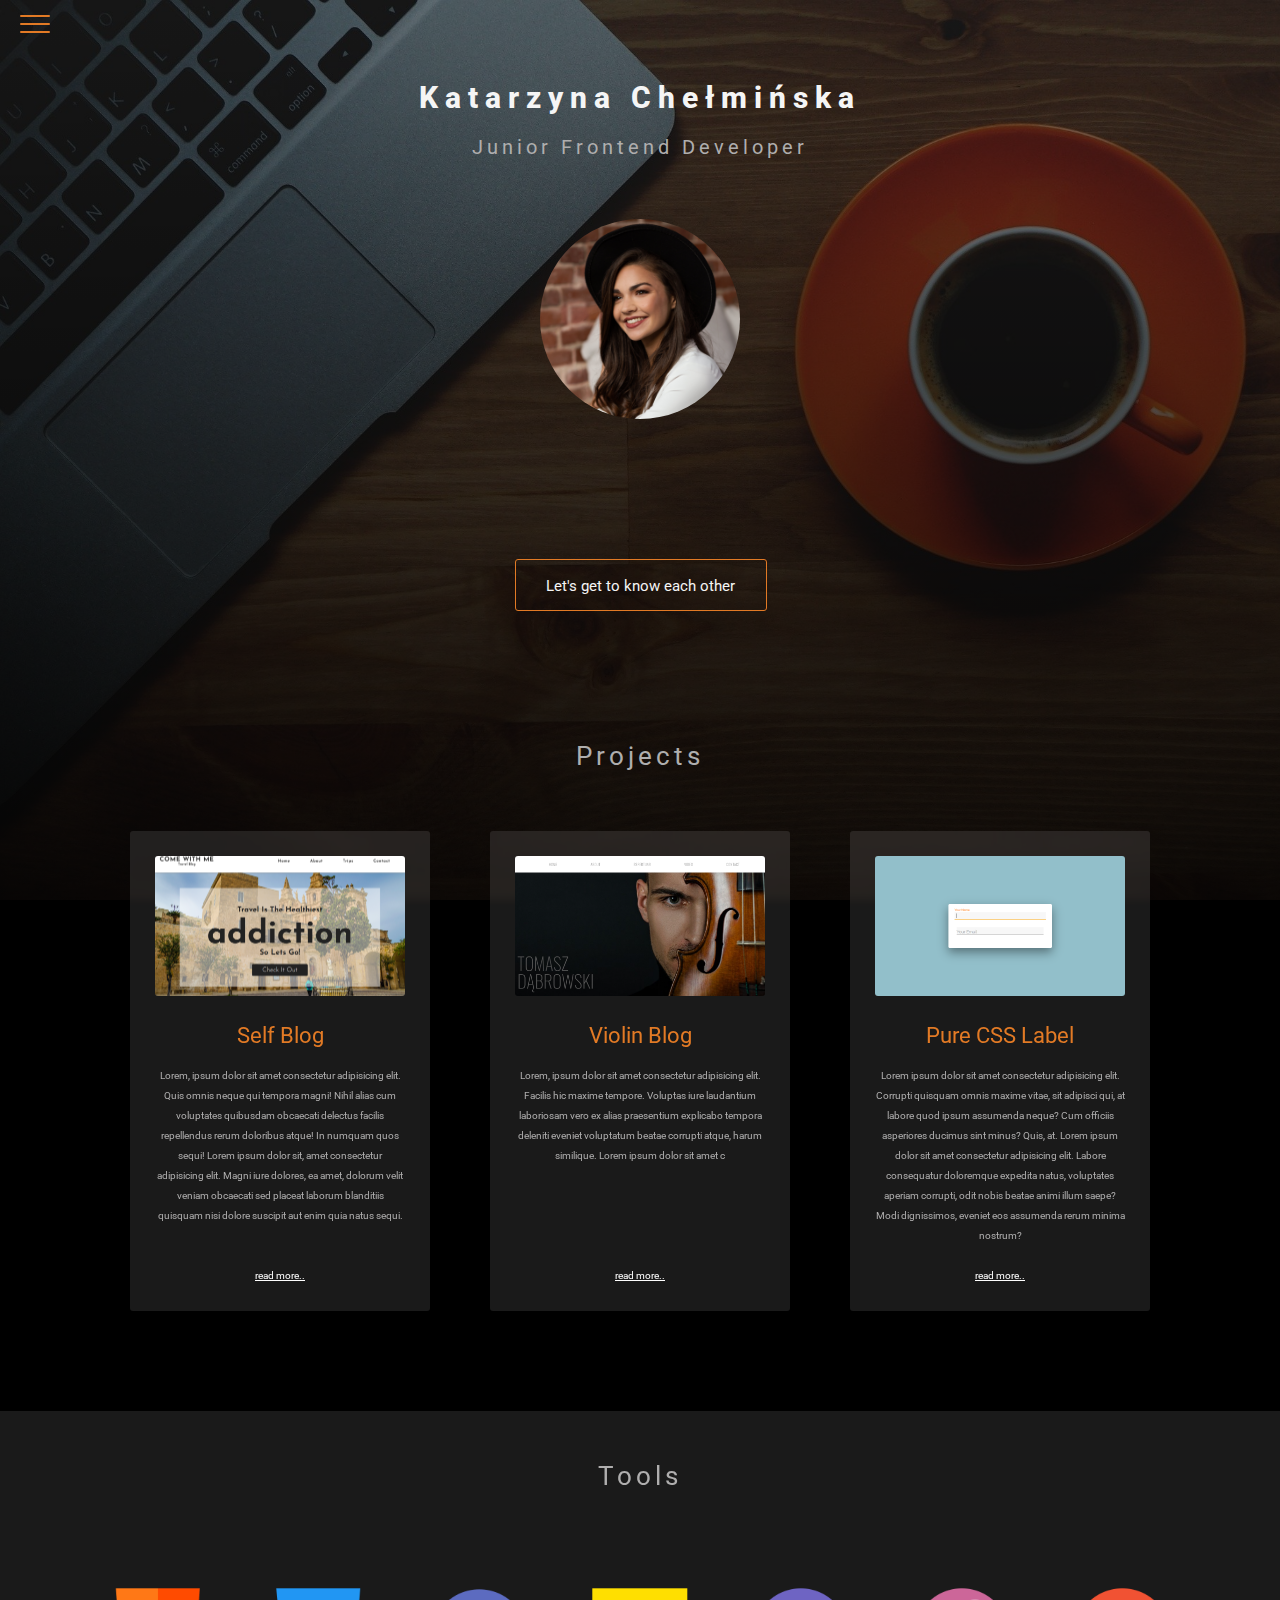
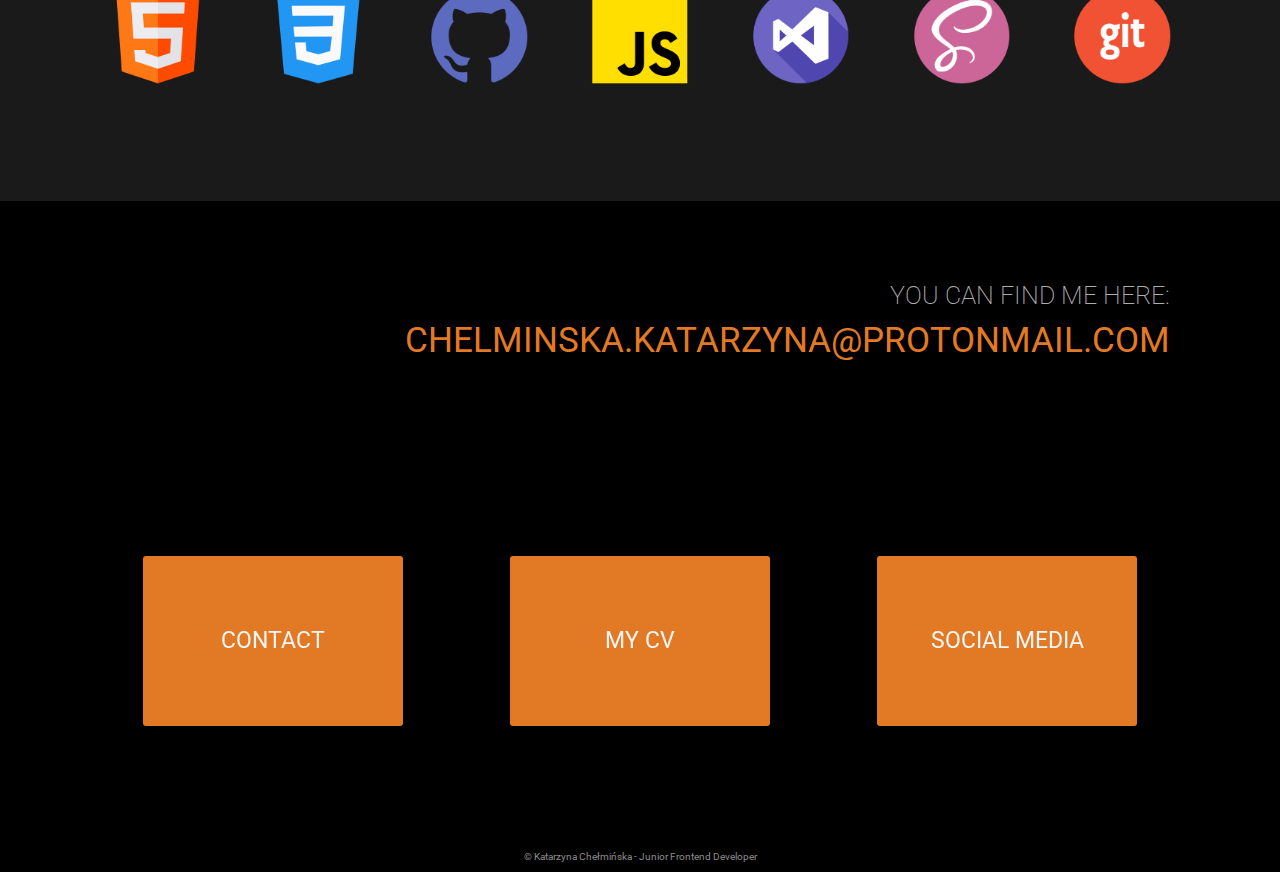
<file: index.html>
<!DOCTYPE html>
<html lang="en">
<head>
    <meta charset="UTF-8">
    <meta http-equiv="X-UA-Compatible" content="IE=edge">
    <meta name="viewport" content="width=device-width, initial-scale=1.0">
    <title>Katarzyna Chełmińska - Portfolio - Junior Front End Developer</title>
    <link href="https://fonts.googleapis.com/css2?family=Roboto:wght@300;400&display=swap" rel="stylesheet">
    <link rel="stylesheet" href="https://cdnjs.cloudflare.com/ajax/libs/font-awesome/4.7.0/css/font-awesome.min.css">
    <link rel="stylesheet" href="./style/style.css">
</head>
<body id="index">
    <nav>
        <div class="opacity"></div>
        <ul class='menu active'>
            <li><a href="#">Home</a></li>
            <li><a href="#projects">Projects</a></li>
            <li><a href="#tools">Skills</a></li>
            <li><a href="#">Contact</a></li>
        </ul>
        <div class="burger">
            <div class="line"></div>
            <div class="line"></div>
            <div class="line"></div>
        </div>
    </nav>
    <div class="wrapper">

        <div class="container">
            <h1>Katarzyna Chełmińska</h1>
            <h2>Junior Frontend Developer</h2>
            <div class="image">
                <img src="./image/photo_me.jpg" class="me" alt="Photograph Of Me">
            </div>
            <div class="machineText">
                <span class='machine'></span>
                <span class="cursor">|</span>
            </div>
            <a class = "button" href="#projects">
                <div class="container-button">
                    <div class="btn btn-one">
                    <span>Let's get to know each other</span>
                    </div>
                </div>
            </a>
        </div>
        <div id="projects">
            <h2>Projects</h2>
            <div class="projects_wrapper">  
                <div class="project">
                    <div class="project_image first_project"></div>
                    <h3>Self Blog</h3>
                    <p>Lorem, ipsum dolor sit amet consectetur adipisicing elit. Quis omnis neque qui tempora magni! Nihil alias cum voluptates quibusdam obcaecati delectus facilis repellendus rerum doloribus atque! In numquam quos sequi! Lorem ipsum dolor sit, amet consectetur adipisicing elit. Magni iure dolores, ea amet, dolorum velit veniam obcaecati sed placeat laborum blanditiis quisquam nisi dolore suscipit aut enim quia natus sequi.
                    </p>
                    <a href="https://kchelminska.github.io/Travel_Blog/" target="_blank">read more..</a>
                </div>
                <div class="project">
                    <div class="project_image second_project"></div>
                    <h3>Violin Blog</h3>
                    <p>Lorem, ipsum dolor sit amet consectetur adipisicing elit. Facilis hic maxime tempore. Voluptas iure laudantium laboriosam vero ex alias praesentium explicabo tempora deleniti eveniet voluptatum beatae corrupti atque, harum similique. Lorem ipsum dolor sit amet c
                    </p>
                    <a href="https://kchelminska.github.io/Violin_Blog/" target="_blank">read more..</a>
                </div>
                <div class="project">
                    <div class="project_image third_project"></div>
                    <h3>Pure CSS Label</h3>
                    <p>Lorem ipsum dolor sit amet consectetur adipisicing elit. Corrupti quisquam omnis maxime vitae, sit adipisci qui, at labore quod ipsum assumenda neque? Cum officiis asperiores ducimus sint minus? Quis, at. Lorem ipsum dolor sit amet consectetur adipisicing elit. Labore consequatur doloremque expedita natus, voluptates aperiam corrupti, odit nobis beatae animi illum saepe? Modi dignissimos, eveniet eos assumenda rerum minima nostrum?
                    </p>
                    <a href="https://kchelminska.github.io/Pure_CSS_Input_Label/" target="_blank">read more..</a>
                </div>
            </div>
        </div>
        <div id="tools">
            <h2>Tools</h2>
            <section class="tools">
                <div class="tool"><img src="./image/tool_html.png" alt="html"></div>
                <div class="tool"><img src="./image/tool_css.png" alt="css"></div>
                <div class="tool"><img src="./image/tool_github.png" alt="github"></div>
                <div class="tool"><img src="./image/tool_javascript.png" alt="javascript"></div>
                <div class="tool"><img src="./image/tool_vscode.png" alt="vscode"></div>
                <div class="tool"><img src="./image/tool_sass.png" alt="sass"></div>
                <div class="tool"><img src="./image/tool_git.png" alt="git"></div>
            </section>
        </div>
        <div class="contactMail">
            <p>You can find me here:</p>
            <p>chelminska.katarzyna@protonmail.com</p>
        </div>
        <div class="contact-wraper">
          <div class="contact">
            <div class="cards">
                <div class="card">
                    <div class="front">
                        <h1>Contact</h1>
                    </div>
                    <div class="back">
                        <div class="icons">
                            <div class="icon">
                                <img src="./image/social_email.png" alt="email">
                            </div>
                        </div>
                        <div class="text">
                            <p>Chelminska.katarztyna@protonmail.com</p>
                        </div>
                    </div>
                </div>
            </div>
            <div class="cards">
                <div class="card">
                    <div class="front">
                        <h1>my CV</h1>
                    </div>
                    <div class="back">
                        <div class="icons">
                            <div class="icon active">
                                <a href="./data/Katarzyna_Chelminska_CV.pdf" download>
                                    <img src="./image/social_cv_download.png" alt="cv">
                                </a>
                            </div>
                        </div>
                        <div class="text">
                            <p>Download my cv</p>
                        </div>
                    </div>
                </div>
            </div>
            <div class="cards">
                <div class="card">
                    <div class="front">
                        <h1>Social Media</h1>    
                    </div>
                    <div class="back">
                        <div class="icons flex">
                            <div class="icon active">
                                <a href="https://github.com/kchelminska" target="_blank">
                                    <img src="./image/social_github.png" alt="github">
                                </a>
                            </div>
                            <div class="icon active">
                                <a href="https://www.linkedin.com/in/katarzynachelminska/" target="_blank">
                                    <img src="./image/social_linkedin.png" alt="linkedin">
                                </a>
                            </div>
                            <div class="icon active">
                                <a href="https://www.instagram.com/kachelminska/" target="_blank">
                                    <img src="./image/social_instagram.png" alt="instagram">
                                </a>
                            </div>
                        </div>
                        <div class="text">
                            <p>Social Media</p>
                        </div>
                    </div>
                </div>
            </div>
          </div>
        </div>

        <footer>&copy Katarzyna Chełmińska - Junior Frontend Developer
        </footer>
    </div>
<script src="script.js" type="text/javascript"></script>
</body>
</html>
</file>
<file: style/style.css>
* {
    margin: 0;
    padding: 0;
    box-sizing: border-box;
}

html{
    font-size: 10px;
    scroll-behavior: smooth;
}

:root{
    --color1: rgb(226, 122, 37);
    --color2: rgb(175, 174, 174);
}

body{
    font-family: "Roboto", sans-serif;
    color: whitesmoke;
    background-color: black; 
}

nav {
    display: flex;
    justify-content: space-between;
    align-items: center;
    position: fixed; 
    top: 0;
    right: 0;
    left: 0;
    height: 50px;
    margin: 0 auto;
    padding: 2em;
    z-index: 1000; 
}

ul.menu {
    display: flex;
    flex-direction: column;
    justify-content: flex-start;
    position: absolute;
    left: 0;
    top: 50px;
    min-width:200px;
    height: calc(100vh - 50px);
    list-style: none;
    background-color: rgba(255, 255, 255, 0.1);
    backdrop-filter: blur(6px);
    border-radius: 0 10px 10px 0;
    padding-top: 20px;
    transform: translate(0%);
    transition: 0.5s;   
}

ul.menu li {
    line-height: 65px;
    margin: 0 3rem;
    text-align: center;
}

ul.menu a {
    position: relative;
    text-decoration: none;
    color: var(--color1);
    letter-spacing: 1px;
    font-weight: 600;
    font-size: 2em;
    overflow: hidden;
    transition: 0.3s;
    text-shadow: 2px 2px 8px black;
}

ul.menu a:hover{
    color: var(--color2);
    transition: 0.3s;
}

/* BURGER STYLING */
.burger {
    display: block;
    transition: .2s;
    width: 3em;
    height: 20px;
    position: relative;
}

.burger:hover {
    cursor: pointer;
}

.burger .line {
    position: absolute;
    width: 100%;
    height: 2px;
    background-color: var(--color1);
    border-radius: 20px;
    transition: top 0.2s .2s ease, width .2s .2s ease, background-color .2s .3s ease;
}

.burger .line:first-child {
    top: 0;
}

.burger .line.line:nth-child(2) {
    top: calc(50% - 2px);
}

.burger .line.line:nth-child(3) {
    top: calc(100% - 4px);
}

.burger.active .line{
    background-color: var(--color2);
    box-shadow: 2px 2px 5px black;
}

.burger.active .line:first-child {
    top: calc(100% - 4px);
    width: 30%;
} 

.burger.active .line.line:nth-child(2) {
    width: 50%;
}

.burger.active .line.line:nth-child(3) {
    top: 0;
    width: 80%;
}

nav .opacity{
    left:-100%;
    width:100%;
    height: 200vh;
    opacity: 0.4;
    background-color: rgba(0,0,0,0.3);
    position: absolute;
}

nav .opacity.active{
    left:0%;
}

ul.active {
    left:-100%;
    transition: 0.6s;   
}

@media (max-width: 900px) and (orientation: landscape){
    ul.menu {
        padding-top: 5px;
    }
}

@media only screen and (max-width: 500px) {
    ul.menu {
        padding-top: 50px;
        top: 0;
        width: 100%;
        height: 100vh;
        border-radius: 0;
    }
}

.wrapper{
    display: flex;
    flex-direction: column;
    justify-content: flex-start;
    align-items: center;
    background-image: linear-gradient(rgba(0,0,0,0.5),rgba(0,0,0,0.9)), url("../image/bg_image.jpg");
    background-position: cover;
    background-repeat: no-repeat;
    background-size: cover;
    background-attachment: fixed;
    margin: auto;
    overflow: hidden;
}

.container{
    display: flex;
    flex-direction: column;
    justify-content: center;
    width: 100%;
    max-width: 1000px;
    margin: 30px auto;
    padding: 3rem 3rem;
    text-align: center;
}

h1{
    font-size: 3rem;
    font-weight: 800;
    letter-spacing: 7px;
    margin-bottom: 2rem;
    padding-top: 5rem;
}

h2{
    color: var(--color2);
    font-size: 2rem;
    font-weight: 400;
    letter-spacing: 4px;
    margin-bottom: 2rem;
}

.image{
    margin-top: 5rem;
    margin-bottom: 5rem;
}

.me{
    width: 230px;
    clip-path: circle();
}

.machineText{
    margin: 0 auto;
    width: 100%;
    max-width: 650px;
    min-height: 110px;
}

.machineText span.machine, .cursor{
    font-size: 1.5rem;
    color: var(--color2);
    line-height: 3.5rem;
    margin-bottom: 3rem;
}

.cursor {
    opacity: 0;
    transition: .2s;
   }
 
 
   .cursor.active {
    opacity: 1;
   }

.container-button{
    text-align: center;
    width: 100%;
    height: 33%;
    display: flex;
    justify-content: center;
    align-items: center;
    font-size: 1.5rem;
    cursor: pointer;
}

.btn {
    position: relative;
    color: whitesmoke;
    width: 250px;
    height: 50px;
    line-height: 50px;
    transition: all 0.3s;
  }
  
.btn::before, .btn::after {
    content: '';
    position: absolute;
    transition: all 0.3s;
    bottom: 0;
    left: 0;
    width: 100%;
    height: 100%;
    z-index: 1;
    border-radius: 3px;
}
  
.btn-one::before {
    left: 4px;
    z-index: 1;
    opacity: 0;
    background: rgba(255, 255, 255, 0.1);
    transform: scale(0.1, 1);
}
  
.btn-one:hover::before {
    opacity: 1;
    transform: scale(1, 1);
}
  
.btn-one::after {
    transition: all 0.3s;
    border: 1px solid var(--color1);
}
  
.btn-one:hover::after {
    transform: scale(1, .1);
    opacity: 0;
}

.button {
    text-decoration: none;
}

@media only screen and (max-width: 1400px){
    .container{
        padding: 0 3rem;
    }
    .me{
        width:200px;
    }
    .image{
        margin-top: 4rem;
        margin-bottom: 3rem;
    }
}

/* PROJECTS SECTION */
#projects{
    text-align: center;
    display: flex;
    flex-direction: column;
    align-items: center;
    margin-bottom: 5rem;
    margin-top: 5rem;
}

.projects{
    display: flex;
    flex-direction: column;
    align-items: center;
}
.projects_wrapper{
    display: flex;
    justify-content: space-around;
    flex-wrap: wrap;
    max-width: 1200px;
}

#projects > h2{
    padding: 5rem 0 1rem;
    font-size: 26px ;
}

.project{
    background-color: rgba(255, 255, 255, 0.1);
    backdrop-filter: blur(5px);
    margin: 3rem;
    margin-bottom: 50px;
    width: 30%;
    max-width: 300px;
    min-width: 250px;
    padding: 2.5rem;
    line-height: 2rem;
    border-radius: 3px;
    color: var(--color2);
}

.project_image{
    margin: 0 auto;
    height: 140px;
    background-position: center;
    background-size: cover;
    background-repeat: no-repeat;
    border-radius: 3px;
}

.first_project {
    background-image: url(../image/projekt2_img.PNG);
}

.second_project {
    background-image: url(../image/projekt1_img.PNG);
    background-position: top left;
}

.third_project{
    background-image: url(../image/projekt3_img.PNG);
}

.project h3{
    color: var(--color1);
    font-size: 22px;
    font-weight: 400;
    margin: 3rem 0 2rem 0;
}

.project > p{
    min-height: 200px;
}

.project>a{
    color:white;
    transition: 0.3s;
}

.project a:hover{
    color: var(--color1);
}

@media (max-width: 1100px){
    .project{
    margin: 5px;
    margin-bottom: 50px;
    }
}

@media (max-width: 800px){
    .project{
    width: 300px;
    }
}

/* TOOLS SECTION */

#tools{
    width: 100vw;
    background-color: rgba(255, 255, 255, 0.1);
    text-align: center;
    backdrop-filter: blur(5px);
    padding-top: 5rem;
}

#tools h2{
    font-size: 26px;
}

section.tools{
    display: flex;
    flex-direction: row;
    justify-content: space-between;
    align-items: center;
    margin: 0 auto 4rem auto;
    padding: 0 2rem 0 2rem;
    max-width: 1100px;
    height: 250px;
}

.tool{
    position: relative;
    width: 9%;
    transition: .3s;
}

.tool:hover{
    transition: .3s;
}

.tool img{
    position: absolute;
    top: 50%;
    left:50%;
    transform: translate(-50%, -50%);
    height: auto;
    width: 100%;
    transition: .4s;
}

.tool:hover img{
    width: 110%;
    transition: .4s;
}

@media (max-width: 800px){
    section.tools{
        height: 120px;
    }
}

@media (max-width: 500px){
    #tools h2{
        padding: 3rem 0 0 0;
    }

    section.tools{
        height: 100px;
    }
}

/* Contact Mail */
.contactMail{
    width: 100%;
    text-align: right;
    max-width: 1100px;
    padding: 8rem 2rem;
}

.contactMail p:nth-of-type(1){
    text-transform: uppercase;
    color: var(--color2);
    /* font-size: clamp(1rem, 2rem , 3rem); */
    font-size: 2.5em;
    font-weight: 200;
}

.contactMail p:nth-of-type(2){
    text-transform: uppercase;
    color: var(--color1);
    /* font-size: clamp(1rem, 2rem , 4rem); */
    font-size: 3.5em;
    margin-top: 10px;
}


@media (max-width: 800px){
    .contactMail p:nth-of-type(1){
        font-size: 1.5em;
    }
    .contactMail p:nth-of-type(2){
        font-size: 2.3em;
    }
}

@media (max-width: 500px){
    .contactMail p:nth-of-type(1){
        font-size: 1.3em;
    }
    .contactMail p:nth-of-type(2){
        font-size: 1.5em;
    }
}

/* CARDs - contact */
.contact-wraper{
    width: 100%;
    padding-top: 100px;
    padding-bottom: 100px;
    background-color: rgba(0, 0, 0, 0.2);
    backdrop-filter: blur(5px);
    text-align: center;
}
.contact{
    display: flex;
    flex-direction: row;
    align-items: center;
    justify-content: space-around;
    margin: 0 auto;
    width: 100%;
    max-width: 1100px;
    min-height: 200px;
}

.cards{
    position: relative;
    width: 260px;
    height: 170px;   
}

.card{ 
    width: 100%;
    height: 100%;
}

.front, .back{
    position: absolute;
    width: 100%;
    height: 100%;
    border-radius: 3px;
    overflow: hidden;
    backface-visibility: hidden;
    transition: transform 0.6s linear;
}

.front{
    background-color: var(--color1);
    transform: perspective(600px) rotateY(0deg);
}

.back{
    /* background-color: rgba(226, 122, 37, 0.7); */
    background-color: rgba(255, 255, 255, 0.4);
    transform: perspective(600px) rotateY(180deg);
    border: 2px solid var(--color1);
}

.card:hover > .front{
    transform: perspective(600px) rotateY(-180deg);
}

.card:hover > .back{
    transform: perspective(600px) rotateY(0deg);
}

.front h1{
    line-height: 170px;
    padding: 0;
    text-transform: uppercase;
    font-weight: 400;
    font-size: 2.3rem;
    letter-spacing: 0;
}

.icons {
    height: 45%;
    padding: 25px 30px; 
}

.icons::before{
    content: "";
    position: absolute;
    top: 45%;
    left: 10%;
    height: 2px;
    width: 80%;
    border-radius: 50%;
    background-color: var(--color1);
}
.icon{
    cursor: pointer;
    position: relative;
    height: 50px;
    width: 50px;
    margin: 0 auto;
    border-radius: 50%;
    border: 2px solid var(--color1);
    transition: 0.5s;
}


.icon.active:hover{
    background-color: rgba(0, 0, 0, 0.3);
}

.flex{
    display: flex;
}

.icon img{
    position: absolute;
    top: 50%;
    left: 50%;
    transform: translate(-50%, -50%);
    height: 30px;
}

.text{
    text-transform: uppercase;
    margin-top: 15px;
}



@media (max-width: 800px){
    .cards{
        width: 200px;
        height: 200px;   
    }
}
@media (max-width: 650px){
    .contact-wraper{
        padding-top: 50px;
        padding-bottom: 50px;
    }
    .contact{
        flex-direction: column;  
    }
    .cards{
        margin-top: 20px;
        width: 60%;
        min-width: 250px;
    }
}

/* Footer */
footer{
    background: rgba(0,0,0,1);
    width: 100%;
    text-align: center;
    padding: 1rem 0;
    color: #8e8b8b;
}
</file>
